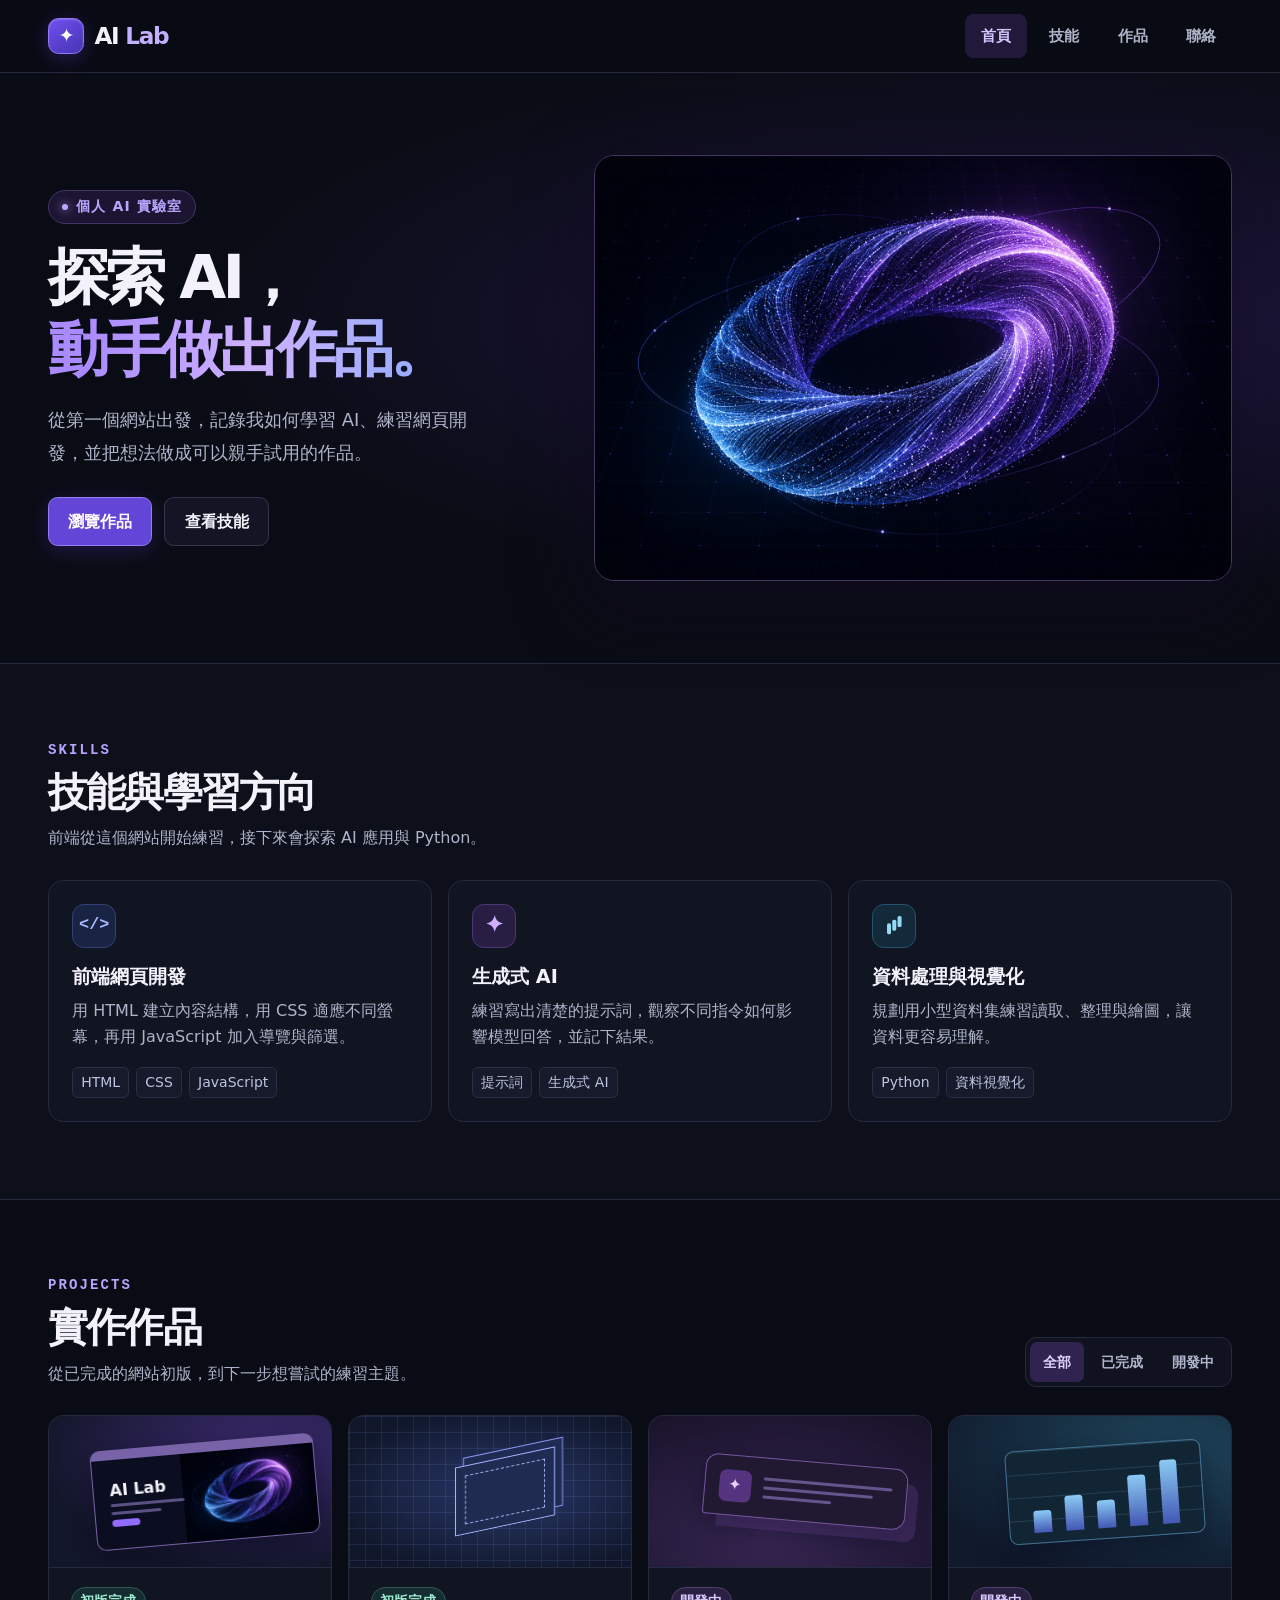
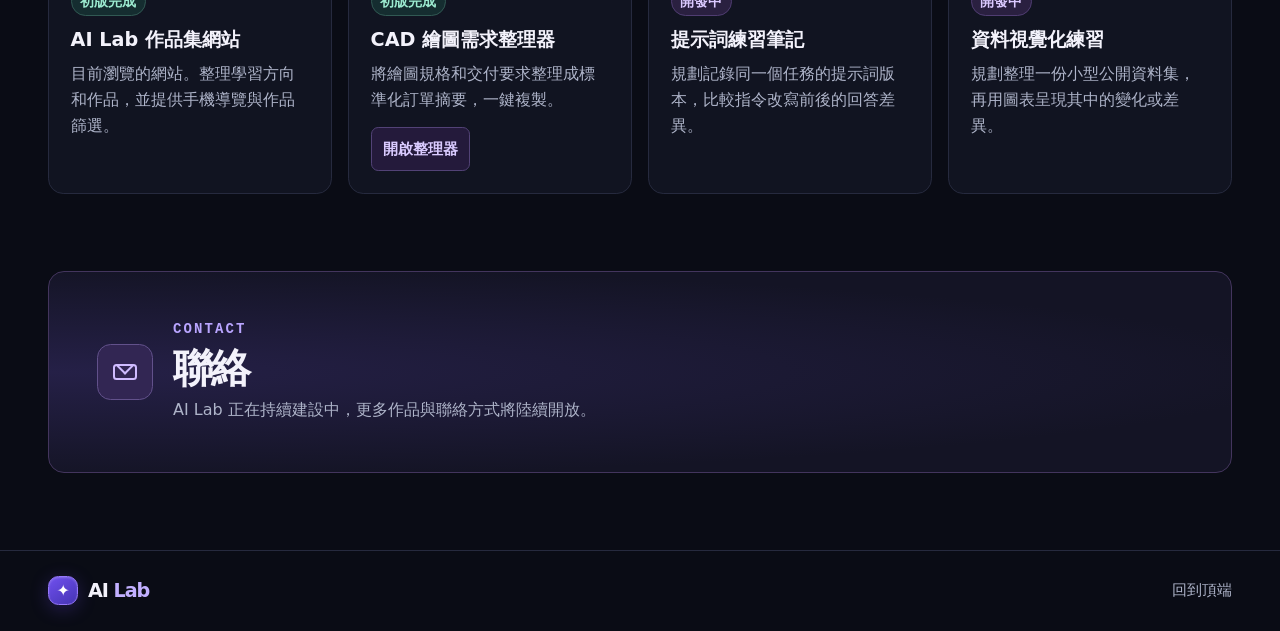
<file: index.html>
<!doctype html>
<html lang="zh-Hant">
<head>
  <meta charset="utf-8">
  <meta name="viewport" content="width=device-width, initial-scale=1">
  <meta name="theme-color" content="#0a0c15">
  <meta name="description" content="AI Lab 是一個記錄 AI 學習、網頁開發與實作作品的個人網站。">
  <title>AI Lab｜個人 AI 實驗室</title>
  <link rel="stylesheet" href="./assets/styles.css">
  <script src="./assets/main.js" defer></script>
</head>
<body>
  <a class="skip-link" href="#main">跳至主要內容</a>

  <header class="site-header">
    <div class="container header-inner">
      <a class="brand" href="#home" aria-label="AI Lab 首頁">
        <span class="brand-mark" aria-hidden="true">✦</span>
        <span>AI <span class="brand-accent">Lab</span></span>
      </a>

      <button class="menu-toggle" type="button" aria-expanded="false" aria-controls="site-nav" hidden>
        <span class="menu-icon" aria-hidden="true"></span>
        選單
      </button>
      <nav class="site-nav" id="site-nav" aria-label="主導覽">
        <a href="#home" aria-current="location">首頁</a>
        <a href="#skills">技能</a>
        <a href="#projects">作品</a>
        <a href="#contact">聯絡</a>
      </nav>
    </div>
  </header>

  <main id="main" tabindex="-1">
    <section class="hero" id="home" aria-labelledby="home-title" tabindex="-1">
      <div class="container hero-inner">
        <div class="hero-copy">
          <p class="eyebrow hero-label">個人 AI 實驗室</p>
          <h1 id="home-title">探索 AI，<br><span>動手做出作品。</span></h1>
          <p class="hero-intro">從第一個網站出發，記錄我如何學習 AI、練習網頁開發，並把想法做成可以親手試用的作品。</p>
          <div class="hero-actions">
            <a class="button button-primary" href="#projects">瀏覽作品</a>
            <a class="button button-secondary" href="#skills">查看技能</a>
          </div>
        </div>
        <div class="hero-visual" aria-hidden="true">
          <img src="./assets/particle-torus.jpg" width="1536" height="1024" alt="" fetchpriority="high">
        </div>
      </div>
    </section>

    <section class="section skills-section" id="skills" aria-labelledby="skills-title" tabindex="-1">
      <div class="container">
        <header class="section-heading">
          <p class="eyebrow" lang="en">SKILLS</p>
          <h2 id="skills-title">技能與學習方向</h2>
          <p>前端從這個網站開始練習，接下來會探索 AI 應用與 Python。</p>
        </header>
        <div class="card-grid">
          <article class="skill-card">
            <span class="skill-icon skill-icon-blue" aria-hidden="true">&lt;/&gt;</span>
            <h3>前端網頁開發</h3>
            <p>用 HTML 建立內容結構，用 CSS 適應不同螢幕，再用 JavaScript 加入導覽與篩選。</p>
            <ul class="tags" aria-label="使用技術">
              <li>HTML</li><li>CSS</li><li>JavaScript</li>
            </ul>
          </article>
          <article class="skill-card">
            <span class="skill-icon skill-icon-purple" aria-hidden="true">✦</span>
            <h3>生成式 AI</h3>
            <p>練習寫出清楚的提示詞，觀察不同指令如何影響模型回答，並記下結果。</p>
            <ul class="tags" aria-label="學習主題">
              <li>提示詞</li><li>生成式 AI</li>
            </ul>
          </article>
          <article class="skill-card">
            <span class="skill-icon skill-icon-teal" aria-hidden="true"><span class="chart-icon"></span></span>
            <h3>資料處理與視覺化</h3>
            <p>規劃用小型資料集練習讀取、整理與繪圖，讓資料更容易理解。</p>
            <ul class="tags" aria-label="學習主題">
              <li>Python</li><li>資料視覺化</li>
            </ul>
          </article>
        </div>
      </div>
    </section>

    <section class="section projects-section" id="projects" aria-labelledby="projects-title" tabindex="-1">
      <div class="container">
        <div class="projects-heading">
          <header class="section-heading">
            <p class="eyebrow" lang="en">PROJECTS</p>
            <h2 id="projects-title">實作作品</h2>
            <p>從已完成的網站初版，到下一步想嘗試的練習主題。</p>
          </header>
          <div class="filters" role="group" aria-label="依作品狀態篩選" hidden>
            <button type="button" data-filter="all" aria-pressed="true">全部</button>
            <button type="button" data-filter="complete" aria-pressed="false">已完成</button>
            <button type="button" data-filter="in-progress" aria-pressed="false">開發中</button>
          </div>
        </div>

        <p class="visually-hidden" role="status" id="filter-result"></p>
        <div class="card-grid projects-grid" id="project-grid">
          <article class="project-card" data-status="complete">
            <div class="project-art project-art-site" aria-hidden="true">
              <div class="site-mini">
                <div class="site-mini-copy"><strong>AI Lab</strong><i></i><i></i><i></i></div>
              </div>
            </div>
            <div class="project-body">
              <span class="status status-complete">初版完成</span>
              <h3>AI Lab 作品集網站</h3>
              <p>目前瀏覽的網站。整理學習方向和作品，並提供手機導覽與作品篩選。</p>
            </div>
          </article>
          <article class="project-card" data-status="complete">
            <div class="project-art project-art-cad" aria-hidden="true">
              <div class="cad-mini"></div>
            </div>
            <div class="project-body">
              <span class="status status-complete">初版完成</span>
              <h3>CAD 繪圖需求整理器</h3>
              <p>將繪圖規格和交付要求整理成標準化訂單摘要，一鍵複製。</p>
              <a class="project-link" href="./cad-request/index.html">開啟整理器</a>
            </div>
          </article>
          <article class="project-card" data-status="in-progress">
            <div class="project-art project-art-prompt" aria-hidden="true">
              <div class="prompt-mini">
                <span class="prompt-mini-mark">✦</span>
                <div><i></i><i></i><i></i></div>
              </div>
            </div>
            <div class="project-body">
              <span class="status status-progress">開發中</span>
              <h3>提示詞練習筆記</h3>
              <p>規劃記錄同一個任務的提示詞版本，比較指令改寫前後的回答差異。</p>
            </div>
          </article>
          <article class="project-card" data-status="in-progress">
            <div class="project-art project-art-data" aria-hidden="true">
              <div class="data-mini"><i></i><i></i><i></i><i></i><i></i></div>
            </div>
            <div class="project-body">
              <span class="status status-progress">開發中</span>
              <h3>資料視覺化練習</h3>
              <p>規劃整理一份小型公開資料集，再用圖表呈現其中的變化或差異。</p>
            </div>
          </article>
        </div>
      </div>
    </section>

    <section class="section contact-section" id="contact" aria-labelledby="contact-title" tabindex="-1">
      <div class="container">
        <div class="contact-panel">
          <span class="contact-icon" aria-hidden="true"><span class="envelope-icon"></span></span>
          <div>
            <p class="eyebrow" lang="en">CONTACT</p>
            <h2 id="contact-title">聯絡</h2>
            <p>AI Lab 正在持續建設中，更多作品與聯絡方式將陸續開放。</p>
          </div>
        </div>
      </div>
    </section>
  </main>

  <footer class="site-footer">
    <div class="container footer-inner">
      <a class="brand" href="#home" aria-label="AI Lab，回到首頁">
        <span class="brand-mark" aria-hidden="true">✦</span>
        <span>AI <span class="brand-accent">Lab</span></span>
      </a>
      <a class="footer-link" href="#home">回到頂端</a>
    </div>
  </footer>
</body>
</html>
</file>
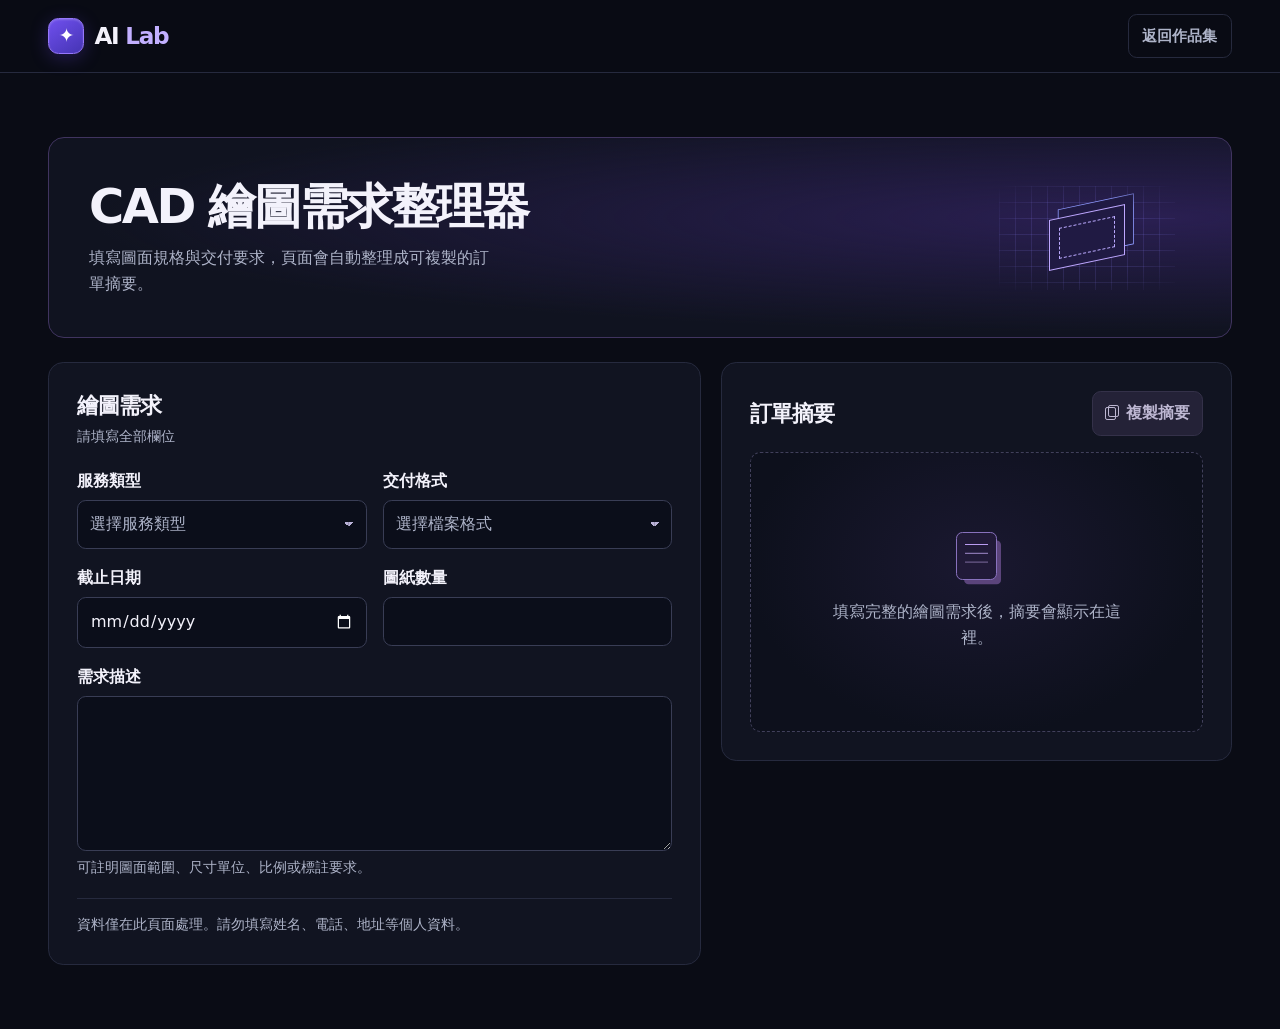
<file: cad-request/index.html>
<!doctype html>
<html lang="zh-Hant">
<head>
  <meta charset="utf-8">
  <meta name="viewport" content="width=device-width, initial-scale=1">
  <meta name="theme-color" content="#0a0c15">
  <meta name="description" content="整理 CAD 繪圖需求，在瀏覽器內產生可複製的訂單摘要。">
  <meta http-equiv="Content-Security-Policy" content="form-action 'none'; connect-src 'none'">
  <title>CAD 繪圖需求整理器｜AI Lab</title>
  <link rel="stylesheet" href="../assets/styles.css">
  <link rel="stylesheet" href="./styles.css">
  <script src="./main.js" defer></script>
</head>
<body>
  <a class="skip-link" href="#main">跳至主要內容</a>

  <header class="site-header">
    <div class="container header-inner">
      <a class="brand" href="../index.html" aria-label="AI Lab 首頁">
        <span class="brand-mark" aria-hidden="true">✦</span>
        <span>AI <span class="brand-accent">Lab</span></span>
      </a>
      <a class="back-link" href="../index.html#projects">返回作品集</a>
    </div>
  </header>

  <main class="container cad-main" id="main" tabindex="-1">
    <header class="cad-intro">
      <div>
        <h1>CAD 繪圖需求整理器</h1>
        <p>填寫圖面規格與交付要求，頁面會自動整理成可複製的訂單摘要。</p>
      </div>
      <div class="blueprint" aria-hidden="true">
        <span class="blueprint-shape"></span>
      </div>
    </header>

    <div class="cad-workspace">
      <section class="cad-panel" aria-labelledby="form-title">
        <h2 id="form-title">繪圖需求</h2>
        <p class="panel-hint">請填寫全部欄位</p>
        <form id="request-form" autocomplete="off">
          <fieldset disabled>
            <legend class="visually-hidden">CAD 繪圖需求</legend>
            <div class="field-grid">
              <div class="field">
                <label for="service">服務類型</label>
                <select id="service" required>
                  <option value="" selected disabled>選擇服務類型</option>
                  <option>2D CAD 製圖</option>
                  <option>圖面重繪</option>
                  <option>既有圖面修改</option>
                  <option>3D 建模</option>
                  <option>其他（見需求描述）</option>
                </select>
              </div>

              <div class="field">
                <label for="format">交付格式</label>
                <select id="format" required>
                  <option value="" selected disabled>選擇檔案格式</option>
                  <option>DWG</option>
                  <option>DXF</option>
                  <option>PDF</option>
                  <option>STEP</option>
                  <option>其他（見需求描述）</option>
                </select>
              </div>

              <div class="field">
                <label for="deadline">截止日期</label>
                <input type="date" id="deadline" required>
              </div>

              <div class="field">
                <label for="quantity">圖紙數量</label>
                <input type="number" id="quantity" min="1" step="1" required aria-describedby="quantity-error">
                <p class="field-error" id="quantity-error" hidden>請輸入 1 以上的整數。</p>
              </div>

              <div class="field field-wide">
                <label for="description">需求描述</label>
                <textarea id="description" rows="5" required aria-describedby="description-hint"></textarea>
                <p class="field-hint" id="description-hint">可註明圖面範圍、尺寸單位、比例或標註要求。</p>
              </div>
            </div>
          </fieldset>
          <noscript><p class="form-note">請啟用 JavaScript 以使用整理器。</p></noscript>
        </form>
        <p class="form-note">資料僅在此頁面處理。請勿填寫姓名、電話、地址等個人資料。</p>
      </section>

      <section class="cad-panel summary-panel" aria-labelledby="summary-title">
        <div class="summary-heading">
          <h2 id="summary-title">訂單摘要</h2>
          <button class="copy-button" id="copy-summary" type="button" disabled>
            <span class="copy-icon" aria-hidden="true"></span>
            複製摘要
          </button>
        </div>
        <div class="summary-empty" id="summary-empty">
          <span class="document-icon" aria-hidden="true"></span>
          <p>填寫完整的繪圖需求後，摘要會顯示在這裡。</p>
        </div>
        <textarea class="summary-output" id="summary-output" aria-labelledby="summary-title" rows="12" readonly hidden></textarea>
        <p class="copy-status" id="copy-status" role="status"></p>
      </section>
    </div>
  </main>
</body>
</html>
</file>
<file: assets/styles.css>
/* Theme and shared layout */
:root {
  color-scheme: dark;
  --page: #0a0c15;
  --panel: #111421;
  --text: #f3f2fb;
  --muted: #aeb4c9;
  --accent: #b9a5ff;
  --border: #262a3e;
  --font-body: "Noto Sans TC", "Microsoft JhengHei", system-ui, sans-serif;
  --font-mono: "Cascadia Mono", "SFMono-Regular", Consolas, monospace;
}

*, *::before, *::after { box-sizing: border-box; }
[hidden] { display: none !important; }

html { scroll-behavior: smooth; }

body {
  margin: 0;
  background: var(--page);
  color: var(--text);
  font-family: var(--font-body);
  line-height: 1.65;
}

h1, h2, h3, p { margin: 0; }
a { color: inherit; text-decoration: none; }
button { font: inherit; }
button:not(:disabled) { cursor: pointer; }
img { display: block; max-width: 100%; }
main, section { scroll-margin-top: 5rem; }
:focus-visible { outline: 2px solid var(--accent); outline-offset: 4px; }

.container {
  width: min(74rem, calc(100% - 5rem));
  margin-inline: auto;
}

.visually-hidden,
.skip-link:not(:focus) {
  position: absolute;
  width: 1px;
  height: 1px;
  padding: 0;
  overflow: hidden;
  clip-path: inset(50%);
  white-space: nowrap;
}

.skip-link:focus {
  position: fixed;
  z-index: 10;
  top: .75rem;
  left: .75rem;
  padding: .75rem 1rem;
  border-radius: .5rem;
  background: var(--panel);
}

/* Header and navigation */
.site-header {
  position: sticky;
  z-index: 5;
  top: 0;
  border-bottom: 1px solid var(--border);
  background: rgb(10 12 21 / 94%);
  backdrop-filter: blur(12px);
}

.header-inner,
.footer-inner {
  display: flex;
  align-items: center;
  justify-content: space-between;
}

.header-inner { min-height: 4.5rem; }

.brand {
  display: inline-flex;
  flex-shrink: 0;
  align-items: center;
  gap: .65rem;
  width: fit-content;
  font: 750 1.45rem/1 system-ui, sans-serif;
  letter-spacing: -.055em;
}

.brand-mark {
  display: grid;
  width: 2.25rem;
  height: 2.25rem;
  place-items: center;
  border: 1px solid #9677fc;
  border-radius: .65rem;
  background: linear-gradient(145deg, #7050ee, #4534b4);
  color: white;
  box-shadow: 0 4px 18px #6c49f344, inset 0 1px 2px #ffffff35;
  font-size: 1.2rem;
}

.brand-accent { color: #c2b0ff; }
.site-nav { display: flex; align-items: center; gap: .4rem; }

.site-nav a {
  padding: .6rem 1rem;
  border-radius: .55rem;
  color: var(--muted);
  font-size: .9375rem;
  font-weight: 650;
  transition: background-color .2s, color .2s;
}

.site-nav a:hover { color: var(--text); background: #191c2d; }
.site-nav a[aria-current] { color: #d3c6ff; background: #211939; }
.menu-toggle { display: none; }

/* Home */
.hero {
  border-bottom: 1px solid var(--border);
  background: radial-gradient(ellipse at 80% 42%, #201740 0%, transparent 57%);
}

.hero-inner {
  display: grid;
  grid-template-columns: minmax(0, .86fr) minmax(0, 1.14fr);
  align-items: center;
  gap: clamp(2rem, 5vw, 4.5rem);
  padding-block: clamp(3.5rem, 6.4vw, 6.25rem);
}

.hero-copy { animation: appear .6s ease-out both; }

.eyebrow {
  color: var(--accent);
  font: 650 .875rem/1.4 var(--font-mono);
  letter-spacing: .15em;
}

.hero-label {
  display: inline-flex;
  align-items: center;
  gap: .5rem;
  padding: .4rem .8rem;
  border: 1px solid #423466;
  border-radius: 999px;
  background: #1c1531;
  font-family: var(--font-body);
  letter-spacing: .08em;
}

.hero-label::before {
  width: .4rem;
  height: .4rem;
  border-radius: 50%;
  background: #bfa5ff;
  box-shadow: 0 0 10px #b592ff;
  content: "";
}

.hero h1 {
  margin-block: 1.15rem;
  font-size: clamp(2.5rem, 4.75vw, 4.5rem);
  font-weight: 850;
  line-height: 1.17;
  letter-spacing: -.065em;
}

.hero h1 span {
  color: #b69aff;
  background: linear-gradient(95deg, #a98bff 10%, #ceb2ff 52%, #8dabff 100%);
  background-clip: text;
  -webkit-text-fill-color: transparent;
}

.hero-intro {
  max-width: 25em;
  color: var(--muted);
  font-size: clamp(1rem, 1.4vw, 1.125rem);
  line-height: 1.85;
}

.hero-actions {
  display: flex;
  flex-wrap: wrap;
  gap: .75rem;
  margin-top: 1.75rem;
}

.button {
  display: inline-flex;
  min-height: 3rem;
  align-items: center;
  justify-content: center;
  padding: .65rem 1.2rem;
  border: 1px solid transparent;
  border-radius: .6rem;
  font-weight: 700;
  transition: background-color .2s, border-color .2s, transform .2s;
}

.button-primary {
  border-color: #967cf5;
  background: #6346d8;
  color: #fff;
  box-shadow: 0 5px 20px #563cc944;
}

.button-primary:hover { background: #7353ea; }
.button-secondary { border-color: #36354d; background: #141524; }
.button-secondary:hover { border-color: #8974c9; background: #211a35; }
.button:hover { transform: translateY(-2px); }

.hero-visual {
  position: relative;
  overflow: hidden;
  border: 1px solid #45365e;
  border-radius: 1.25rem;
  background: #090b1a;
  box-shadow: 0 1.25rem 4.5rem #1009219c;
  animation: appear .7s .1s ease-out both;
}

.hero-visual img { width: 100%; height: auto; }

.hero-visual::after {
  position: absolute;
  inset: 0;
  border-radius: inherit;
  box-shadow: inset 0 0 3rem #07061340;
  pointer-events: none;
  content: "";
}

@keyframes appear {
  from { opacity: 0; transform: translateY(10px); }
  to { opacity: 1; transform: translateY(0); }
}

/* Skills and projects */
.section { padding-block: clamp(3.75rem, 6vw, 5.5rem); }
.skills-section { background: #0d0f1b; }
.section-heading { margin-bottom: 1.75rem; }

h2 {
  margin-block: .45rem .5rem;
  font-size: clamp(1.8rem, 3.1vw, 2.65rem);
  line-height: 1.25;
  letter-spacing: -.045em;
}

.section-heading > p:last-child,
.skill-card p,
.project-card p,
.contact-panel p:last-child { color: var(--muted); }

.card-grid {
  display: grid;
  grid-template-columns: repeat(3, minmax(0, 1fr));
  gap: 1rem;
}

.projects-grid { grid-template-columns: repeat(4, minmax(0, 1fr)); }

.skill-card,
.project-card {
  border: 1px solid var(--border);
  border-radius: .95rem;
  background: var(--panel);
  transition: border-color .2s, transform .2s;
}

.skill-card:hover,
.project-card:hover { border-color: #584777; transform: translateY(-3px); }

.skill-card {
  display: flex;
  flex-direction: column;
  align-items: flex-start;
  padding: 1.45rem;
}

.skill-icon {
  display: grid;
  width: 2.75rem;
  height: 2.75rem;
  place-items: center;
  margin-bottom: 1rem;
  border: 1px solid;
  border-radius: .75rem;
  font: 700 1.05rem/1 var(--font-mono);
}

.skill-icon-blue { color: #a9bbff; background: #192344; border-color: #324373; }
.skill-icon-purple { color: #d0afff; background: #281d43; border-color: #4f3772; font-size: 1.4rem; }
.skill-icon-teal { color: #95d9f4; background: #142a3a; border-color: #28526b; }

.chart-icon {
  width: .23rem;
  height: .7rem;
  margin-left: -.65rem;
  border-radius: .1rem;
  background: currentColor;
  box-shadow: .33rem -.22rem currentColor, .66rem -.45rem currentColor;
  transform: translateY(.2rem);
}

.skill-card h3,
.project-card h3 {
  margin-bottom: .45rem;
  font-size: 1.2rem;
  line-height: 1.4;
}

.tags {
  display: flex;
  flex-wrap: wrap;
  gap: .45rem;
  margin: auto 0 0;
  padding: 1rem 0 0;
  list-style: none;
}

.tags li {
  padding: .18rem .5rem;
  border: 1px solid #2b2e47;
  border-radius: .35rem;
  background: #171a2b;
  color: #bdc4df;
  font-size: .875rem;
}

.projects-section { border-top: 1px solid var(--border); }

.projects-heading {
  display: flex;
  flex-wrap: wrap;
  align-items: end;
  justify-content: space-between;
  gap: 1rem 2rem;
  margin-bottom: 1.75rem;
}

.projects-heading .section-heading { margin: 0; }

.filters {
  display: inline-flex;
  flex-wrap: wrap;
  gap: .25rem;
  padding: .25rem;
  border: 1px solid var(--border);
  border-radius: .7rem;
  background: #101220;
}

.filters button {
  min-height: 2.5rem;
  padding: .3rem .8rem;
  border: 0;
  border-radius: .45rem;
  background: transparent;
  color: var(--muted);
  font-size: .875rem;
  font-weight: 650;
}

.filters button:hover { background: #1d1c31; color: var(--text); }
.filters button[aria-pressed="true"] { background: #30234f; color: #e0d3ff; }
.project-card { overflow: hidden; }

/* Decorative project illustrations */
.project-art {
  display: grid;
  min-height: 9.5rem;
  aspect-ratio: 2.05;
  place-items: center;
  overflow: hidden;
  border-bottom: 1px solid var(--border);
}

.project-art-site { background: radial-gradient(ellipse at 70% 25%, #3e2b74, #121629 75%); }

.site-mini {
  display: flex;
  width: 72%;
  max-width: 18rem;
  min-height: 66%;
  align-items: center;
  padding: .9rem 1rem;
  border: 1px solid #7862a8;
  border-top-width: .65rem;
  border-radius: .6rem;
  background: #0b0e20 url("./particle-torus.jpg") no-repeat right center / auto 100%;
  box-shadow: 0 .6rem 2rem #0a091d9c;
  transform: rotate(-5deg);
}

.site-mini-copy {
  display: grid;
  width: 39%;
  min-width: 4.5rem;
  gap: .3rem;
  font: 750 1rem/1.1 system-ui, sans-serif;
}

.site-mini-copy i,
.prompt-mini i {
  display: block;
  height: .18rem;
  border-radius: 999px;
  background: #b69efb74;
}

.site-mini-copy i:nth-of-type(2) { width: 68%; }
.site-mini-copy i:last-child { width: 38%; height: .45rem; background: #926bff; }

.project-art-cad {
  background:
    linear-gradient(#86a2ff1e 1px, transparent 1px),
    linear-gradient(90deg, #86a2ff1e 1px, transparent 1px),
    radial-gradient(ellipse at center, #29386a, #10172b 80%);
  background-size: 1rem 1rem, 1rem 1rem, auto;
}

.cad-mini {
  position: relative;
  width: 32%;
  max-width: 7.25rem;
  aspect-ratio: 1.45;
  border: 1px solid #a3b5ff;
  background: #202b51;
  box-shadow: .5rem -.5rem 0 -.06rem #202b51, .5rem -.5rem 0 #899afa;
  transform: skewY(-12deg);
}

.cad-mini::after {
  position: absolute;
  inset: .55rem;
  border: 1px dashed #a2b2f2;
  content: "";
}

.project-art-prompt { background: radial-gradient(ellipse at 40% 75%, #3b2857, #181329 85%); }

.prompt-mini {
  display: flex;
  width: 65%;
  max-width: 16rem;
  align-items: center;
  gap: .8rem;
  padding: .85rem;
  border: 1px solid #76569d;
  border-radius: .8rem .8rem .8rem .2rem;
  background: #211831;
  box-shadow: .8rem .8rem 0 -.1rem #64408c50, 0 .6rem 2rem #0a091d9c;
  transform: rotate(5deg);
}

.prompt-mini-mark {
  display: grid;
  flex: 0 0 2rem;
  height: 2rem;
  place-items: center;
  border-radius: .45rem;
  background: #55347f;
  color: #e5d0ff;
}

.prompt-mini > div { display: grid; flex: 1; gap: .4rem; }
.prompt-mini i:nth-child(2) { width: 85%; }
.prompt-mini i:last-child { width: 53%; }
.project-art-data { background: radial-gradient(ellipse at 70% 25%, #20485e, #101a2c 82%); }

.data-mini {
  display: flex;
  width: 63%;
  max-width: 16rem;
  height: 62%;
  align-items: end;
  justify-content: space-evenly;
  padding: .6rem;
  border: 1px solid #427191;
  border-radius: .55rem;
  background: repeating-linear-gradient(to top, #112535 0 calc(25% - 1px), #263f53 calc(25% - 1px) 25%);
  box-shadow: 0 .6rem 2rem #0a091d9c;
  transform: rotate(-4deg);
}

.data-mini i {
  width: 10%;
  height: 30%;
  border-radius: .2rem .2rem 0 0;
  background: linear-gradient(#8bcbf4, #4357b3);
}

.data-mini i:nth-child(2) { height: 49%; }
.data-mini i:nth-child(3) { height: 39%; }
.data-mini i:nth-child(4) { height: 70%; }
.data-mini i:nth-child(5) { height: 88%; }
.project-body { padding: 1.2rem 1.35rem 1.4rem; }

.project-link {
  display: inline-flex;
  min-height: 2.75rem;
  align-items: center;
  margin-top: .85rem;
  padding: .35rem .7rem;
  border: 1px solid #524276;
  border-radius: .45rem;
  background: #241a3b;
  color: #dacbff;
  font-size: .9375rem;
  font-weight: 700;
}

.project-link:hover { border-color: #a58ae4; background: #34264f; }

.status {
  display: inline-block;
  margin-bottom: .65rem;
  padding: .12rem .55rem;
  border: 1px solid;
  border-radius: 999px;
  font-size: .875rem;
  font-weight: 650;
}

.status-complete { color: #9be9cf; background: #152d30; border-color: #315953; }
.status-progress { color: #dbc9ff; background: #2a2040; border-color: #503d72; }

/* Contact and footer */
.contact-section { padding-top: 0; }

.contact-panel {
  display: flex;
  align-items: center;
  gap: 1.25rem;
  padding: clamp(1.4rem, 4.5vw, 3rem);
  border: 1px solid #43355d;
  border-radius: 1rem;
  background: radial-gradient(ellipse at 0% 50%, #252047, transparent 75%), #141425;
}

.contact-icon {
  display: grid;
  flex: 0 0 3.5rem;
  height: 3.5rem;
  place-items: center;
  border: 1px solid #62518b;
  border-radius: .85rem;
  background: #322653;
  color: #cfbbff;
}

.envelope-icon {
  position: relative;
  width: 1.45rem;
  height: 1rem;
  overflow: hidden;
  border: 2px solid currentColor;
  border-radius: .22rem;
}

.envelope-icon::before {
  position: absolute;
  inset: -.44rem auto auto 50%;
  width: .8rem;
  height: .8rem;
  border: solid currentColor;
  border-width: 0 2px 2px 0;
  transform: translateX(-50%) rotate(45deg);
  content: "";
}

.contact-panel h2 { margin-block: .25rem; }
.site-footer { border-top: 1px solid var(--border); }
.footer-inner { min-height: 5rem; gap: 1rem; }
.footer-inner .brand { font-size: 1.2rem; }
.footer-inner .brand-mark { width: 1.85rem; height: 1.85rem; font-size: 1rem; }
.footer-link { color: var(--muted); font-size: .9375rem; }
.footer-link:hover { color: var(--text); text-decoration: underline; }

/* Responsive layout and motion preferences */
@media (max-width: 1080px) {
  .projects-grid { grid-template-columns: repeat(2, minmax(0, 1fr)); }
}

@media (max-width: 900px) {
  .container { width: calc(100% - 3rem); }
  .hero-inner { gap: 1.75rem; }
  .skill-card { padding: 1.15rem; }
  .project-body { padding-inline: 1.1rem; }
}

@media (max-width: 760px) {
  .hero-inner { grid-template-columns: 1fr; }
  .hero h1 { font-size: clamp(2.65rem, 8.45vw, 4.2rem); }
  .hero-visual { max-width: 38rem; }
  .card-grid { grid-template-columns: repeat(2, minmax(0, 1fr)); }
}

@media (max-width: 640px) {
  .container { width: calc(100% - 2rem); }
  .header-inner { min-height: 4rem; flex-wrap: wrap; }
  .site-nav { flex-wrap: wrap; gap: .2rem; }
  .site-nav a { padding: .62rem .75rem; }

  .menu-toggle {
    display: inline-flex;
    min-height: 2.75rem;
    align-items: center;
    gap: .45rem;
    padding: .35rem .75rem;
    border: 1px solid var(--border);
    border-radius: .55rem;
    background: #151728;
    color: var(--text);
    font-size: .9rem;
  }

  .menu-icon {
    width: .8rem;
    height: .55rem;
    border-block: 2px solid currentColor;
  }

  .menu-toggle:not([hidden]) + .site-nav {
    position: absolute;
    top: calc(100% + .35rem);
    right: 1rem;
    left: 1rem;
    display: none;
    flex-direction: column;
    align-items: stretch;
    padding: .4rem;
    border: 1px solid var(--border);
    border-radius: .75rem;
    background: #101320;
    box-shadow: 0 .85rem 1.75rem #0008;
  }

  .menu-toggle[aria-expanded="true"]:not([hidden]) + .site-nav { display: flex; }
  .hero-inner { padding-block: 2.75rem; }
  .hero h1 { letter-spacing: -.07em; }
}

@media (max-width: 530px) {
  .card-grid { grid-template-columns: 1fr; }
  .hero h1 { font-size: clamp(2.1rem, 9vw, 3.35rem); }
  .hero-visual { border-radius: .95rem; }
}

@media (prefers-reduced-motion: reduce) {
  html { scroll-behavior: auto; }
  *, *::before, *::after { animation: none !important; transition: none !important; }
  .button:hover, .skill-card:hover, .project-card:hover { transform: none; }
}
</file>
<file: cad-request/styles.css>
.back-link {
  padding: .55rem .85rem;
  border: 1px solid var(--border);
  border-radius: .55rem;
  color: var(--muted);
  font-size: .9375rem;
  font-weight: 650;
}

.back-link:hover { border-color: #61508e; color: var(--text); }
.cad-main { padding-block: clamp(2rem, 5vw, 4rem); }

.cad-intro {
  position: relative;
  display: flex;
  min-height: 10.75rem;
  align-items: center;
  justify-content: space-between;
  gap: 1rem;
  overflow: hidden;
  margin-bottom: 1.5rem;
  padding: clamp(1.35rem, 4vw, 2.5rem);
  border: 1px solid #40345f;
  border-radius: 1rem;
  background: radial-gradient(ellipse at 92% 40%, #2a1f52, transparent 68%), #101320;
}

.cad-intro h1 {
  margin-bottom: .6rem;
  font-size: clamp(1.8rem, 4.3vw, 3rem);
  font-weight: 850;
  line-height: 1.19;
  letter-spacing: -.05em;
}

.cad-intro p { max-width: 40ch; color: var(--muted); }

.blueprint {
  display: grid;
  flex: 0 0 11rem;
  height: 6.5rem;
  place-items: center;
  margin-inline-end: 1rem;
  background:
    linear-gradient(#9084ff25 1px, transparent 1px),
    linear-gradient(90deg, #9084ff25 1px, transparent 1px);
  background-size: 1rem 1rem;
  mask-image: radial-gradient(ellipse, #000 55%, transparent);
}

.blueprint-shape {
  position: relative;
  width: 4.75rem;
  height: 3.2rem;
  border: 1px solid #bea7ff;
  background: #201a43;
  box-shadow: .55rem -.55rem 0 -.05rem #201a43, .55rem -.55rem 0 #8f9bff;
  transform: skewY(-12deg);
}

.blueprint-shape::after {
  position: absolute;
  inset: .55rem;
  border: 1px dashed #bbaaff;
  content: "";
}

.cad-workspace {
  display: grid;
  grid-template-columns: minmax(0, 1.28fr) minmax(0, 1fr);
  align-items: start;
  gap: 1.25rem;
}

.cad-panel {
  min-width: 0;
  padding: clamp(1.1rem, 3vw, 1.75rem);
  border: 1px solid var(--border);
  border-radius: .95rem;
  background: var(--panel);
}

.cad-panel h2 { margin: 0; font-size: 1.4rem; line-height: 1.3; }
.panel-hint { margin-top: .25rem; color: var(--muted); font-size: .875rem; }
.cad-panel fieldset { min-width: 0; margin: 1.25rem 0 0; padding: 0; border: 0; }

.field-grid {
  display: grid;
  grid-template-columns: repeat(2, minmax(0, 1fr));
  align-items: start;
  gap: 1rem;
}

.field { display: grid; min-width: 0; gap: .35rem; }
.field-wide { grid-column: 1 / -1; }
.field label { font-weight: 700; }

.field :is(input, select, textarea),
.summary-output {
  width: 100%;
  min-width: 0;
  min-height: 2.85rem;
  padding: .65rem .75rem;
  border: 1px solid #393d55;
  border-radius: .55rem;
  background-color: #0b0e1a;
  color: var(--text);
  font: inherit;
}

.field :is(input, select, textarea):focus { border-color: #a78af4; }
.field :is(input, select, textarea):focus-visible,
.summary-output:focus-visible { outline-offset: 2px; }

.field select {
  appearance: none;
  padding-inline-end: 2rem;
  background-image: linear-gradient(45deg, transparent 50%, #bbb3d8 50%),
    linear-gradient(135deg, #bbb3d8 50%, transparent 50%);
  background-position: right 1.05rem center, right .75rem center;
  background-size: .3rem .3rem;
  background-repeat: no-repeat;
}

.field select:invalid { color: var(--muted); }
.field select option { color: var(--text); }
.field textarea, .summary-output { resize: vertical; }
.field-hint, .form-note { color: var(--muted); font-size: .875rem; }
.field-error { color: #ffb3c6; font-size: .875rem; }
.field input[aria-invalid="true"] { border-color: #c4768c; }

.form-note {
  margin-top: 1.15rem;
  padding-top: .9rem;
  border-top: 1px solid var(--border);
}

.summary-heading {
  display: flex;
  flex-wrap: wrap;
  align-items: center;
  justify-content: space-between;
  gap: .55rem;
  margin-bottom: 1rem;
}

.copy-button {
  display: inline-flex;
  min-height: 2.75rem;
  align-items: center;
  gap: .6rem;
  padding: .5rem .78rem;
  border: 1px solid #977af5;
  border-radius: .55rem;
  background: #6346d8;
  color: white;
  font-weight: 700;
}

.copy-button:not(:disabled):hover { background: #7353ea; }
.copy-button:disabled { border-color: #343149; background: #242237; color: #beb8d3; }

.copy-icon {
  position: relative;
  width: .67rem;
  height: .8rem;
  border: 1px solid currentColor;
  border-radius: .13rem;
}

.copy-icon::after {
  position: absolute;
  inset: -.22rem -.24rem .12rem .12rem;
  border: 1px solid currentColor;
  border-radius: .13rem;
  background: inherit;
  content: "";
}

.summary-empty {
  display: grid;
  min-height: 17.5rem;
  align-content: center;
  justify-items: center;
  gap: 1.2rem;
  padding: 1.25rem;
  border: 1px dashed #41405b;
  border-radius: .65rem;
  background: radial-gradient(ellipse at 50% 40%, #1a1830, #0d101c 72%);
  color: var(--muted);
  text-align: center;
}

.summary-empty p { max-width: 18em; }

.document-icon {
  position: relative;
  width: 2.55rem;
  height: 3rem;
  border: 1px solid #8871bd;
  border-radius: .4rem;
  background: #211a38;
  box-shadow: .38rem .4rem 0 -.13rem #5b447b;
}

.document-icon::before {
  position: absolute;
  inset: .7rem .5rem auto;
  height: 1px;
  background: #ba9cf1;
  box-shadow: 0 .55rem #a28acb, 0 1.1rem #7c6a9d;
  content: "";
}

.summary-output {
  display: block;
  min-height: 17.5rem;
  line-height: 1.75;
}

.copy-status { margin-top: .65rem; color: #c7b6ff; font-size: .875rem; }
.copy-status:empty { margin: 0; }

@media (max-width: 760px) {
  .cad-workspace { grid-template-columns: minmax(0, 1fr); }
  .summary-empty { min-height: 12rem; }
}

@media (max-width: 530px) {
  .blueprint { display: none; }
  .cad-intro { min-height: 0; }
  .field-grid { grid-template-columns: minmax(0, 1fr); }
}

@media (forced-colors: active) {
  .field select { appearance: auto; background-image: none; }
}
</file>
